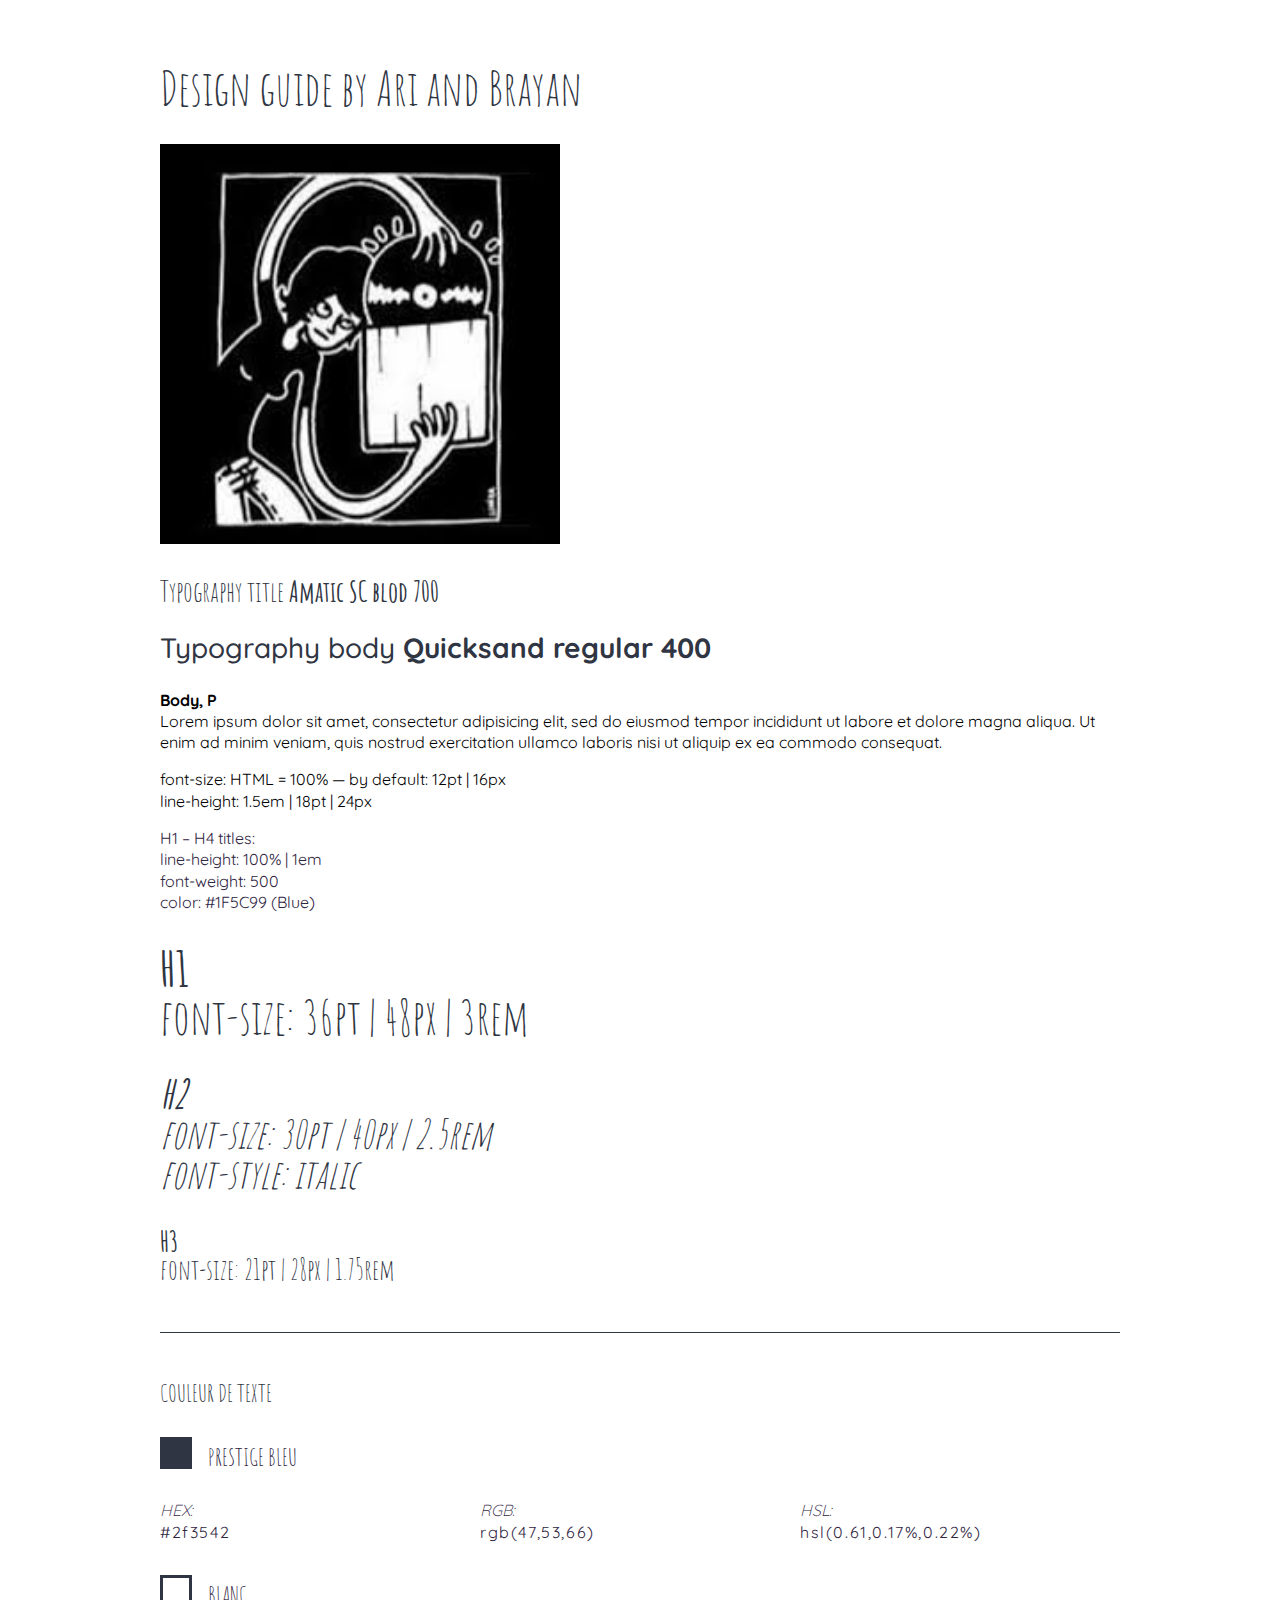
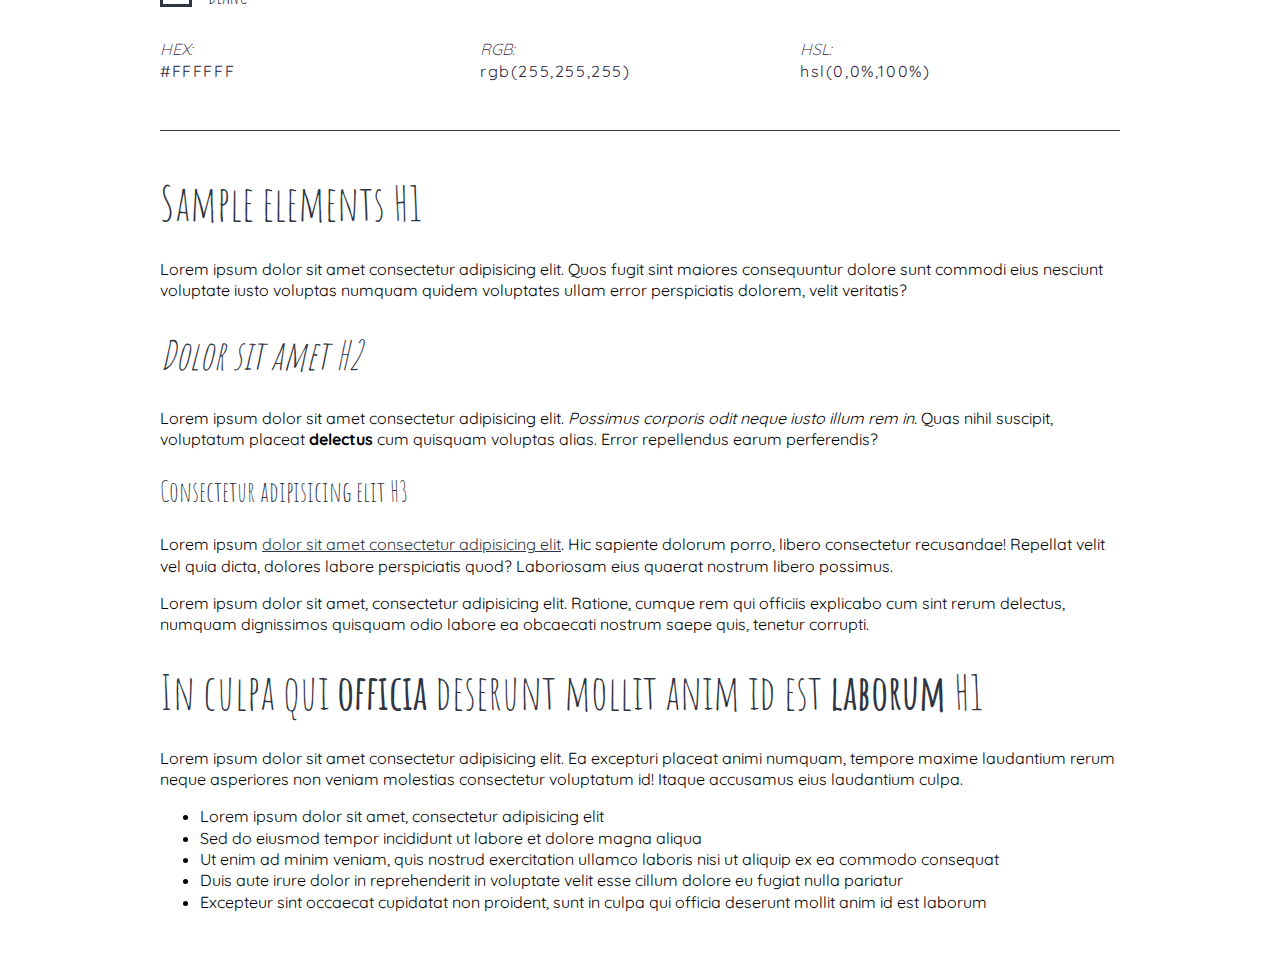
<file: design-guide.html>
<!DOCTYPE html>
<html>
  <head>
    <meta charset="utf-8" />
    <title>Design Guide and Base CSS – Simple version</title>
    <style type="text/css" media="screen">
        /*	-	-	-	-	-	-	-	-	-	-	-	-	-	-	-	-	-	*/
        /*	-	-	-	-	-	-	-	-	-	-	-	-	-	-	-	-	-	*/
        /*	TYPOGRAPHY	*/

        /*	-	-	-	-	-	-	-	-	-	-	-	-	-	-	-	-	-	*/
        /*	FONTS	*/
        @import url("https://fonts.googleapis.com/css2?family=Amatic+SC:wght@700&family=Quicksand&display=swap");
        /* @import statements need to be the _first_ items in a CSS file… */

        /* body */

        h1,
        h2,
        h3,
        h4,
        h5,
        h6 {
          font-family: "Amatic SC", cursive;
        }
        body {
          font-family: "Quicksand", sans-serif;
        }

        .Quicksand,
        *.Quicksand,
        h3.Quicksand {
          font-family: "Quicksand", sans-serif !important;
        }
        .Amatic {
           font-family: "Amatic SC", cursive !important;
        }

        /*	-	-	-	-	-	-	-	-	-	-	-	-	-	-	-	-	-	*/
        /*	FONT SIZES	*/

        /*	base default: 1rem = 16 pixels = 12pt = 96dpi */
        html {
          font-size: 100%;
        }

        body,
        p {
          font-size: 1rem;
        } /* 16px | 12pt */

        h1 {
          font-size: 3rem;
        } /* 48px | 36pt */
        h2 {
          font-size: 2.5rem;
        } /* 40px | 30pt */
        h3 {
          font-size: 1.75rem;
        } /* 28px | 21pt */
        h4 {
          font-size: 1.5rem;
        } /* 24px | 18pt */
        h5 {
          font-size: 1.25rem;
        } /* 20px | 15pt */
        h6 {
          font-size: 1rem;
        } /* 16px | 12pt */
        small,
        .small {
          font-size: 95%;
        } /* 13.6px | 10.2pt */
        /* standard default ~= 0.8em = ~13px = ~10pt */

        /*	-	-	-	-	-	-	-	-	-	-	-	-	-	-	-	-	-	*/
        /*	FONT-STYLE	*/

        h2 {
          font-style: italic;
        }

        /*	-	-	-	-	-	-	-	-	-	-	-	-	-	-	-	-	-	*/
        /*	FONT WEIGHTS	*/

        /* CSS Font Weights
          100 (ultralight) – 900 (extrabold)
          400 = normal
          700 = bold
        */

        h1,
        h2,
        h3,
        h4,
        h5,
        h6 {
          font-weight: 500;
        }

        /*	-	-	-	-	-	-	-	-	-	-	-	-	-	-	-	-	-	*/
        /*	LINE HEIGHT	*/

        /*	we're using _em_ for line height,
          so it's proportional to the _text size_ …	*/

        body,
        p {
          line-height: 1.33em;
        }

        h1,
        h2,
        h3,
        h4 {
          line-height: 1em;
        }

        .small {
          line-height: 1.5em;
        }

        /*	-	-	-	-	-	-	-	-	-	-	-	-	-	-	-	-	-	*/
        /*	LETTER-SPACING	*/

        .small {
          letter-spacing: 0.025em;
        }

        /*	-	-	-	-	-	-	-	-	-	-	-	-	-	-	-	-	-	*/
        /*	-	-	-	-	-	-	-	-	-	-	-	-	-	-	-	-	-	*/
        /*	COLOR */

        /*	-	-	-	-	-	-	-	-	-	-	-	-	-	-	-	-	-	*/
        /*	Blue
          Hex:	#1F5C99
          RGB:	31  92  153
          HSB:	210°  80%  60%
          CMYK:	93%  68%  13%  1%
          Lab:	38  -2  -40
        */
        .blue,
        .blue * {
          color: #2f2542;
        }

        /*	COLOR	*/

        body {
        }

        h1,
        h2,
        h3,
        h4 {
          color: #2f3542;
        }

        a:link,
        a:visited,
        a:hover,
        a:active {
          color: #2f3542;
        }

        /*	-	-	-	-	-	-	-	-	-	-	-	-	-	-	-	-	-	*/
        /*	-	-	-	-	-	-	-	-	-	-	-	-	-	-	-	-	-	*/
        /*	STYLING ELEMENTS	*/

        /*	LINKS	*/
        a:link,
        a:visited,
        a:hover,
        a:active {
        }
        a:link {
        }
        a:visited {
        }
        a:hover {
          background-color: rgba(31, 92, 153, 0.1);
        }
        a:active {
        }

        /*	-	-	-	-	-	-	-	-	-	-	-	-	-	-	-	-	-	*/
        /*	-	-	-	-	-	-	-	-	-	-	-	-	-	-	-	-	-	*/

        /*
          If you want to use variables:
          first, define them in a root selector:
            :root {
              --aVar: #F1357A;
            }
          Then you can use them in elements:
            h1 {
              background-color: var(--aVar);
            }
          https://developer.mozilla.org/en-US/docs/Web/CSS/Using_CSS_custom_properties
          https://caniuse.com/?search=CSS%20custom%20properties
        */
    </style>
  </head>

  <body>
    <!--	-	-	-	-	-	-	-	-	-	-	-	-	-	-	-	-	-->
    <!--	DESIGN GUIDE DOCUMENTATION	-->

    <section id="Documentation">
      <h1>Design guide by Ari and Brayan</h1>

      <img src="img/logo_dab.jpg" id="heroImg" />

      <h3>Typography title <strong>Amatic SC blod 700</strong></h3>
      <h3 class="Quicksand">
        Typography body <strong>Quicksand regular 400</strong>
      </h3>

      <p>
        <strong>Body, P</strong> <br />Lorem ipsum dolor sit amet, consectetur
        adipisicing elit, sed do eiusmod tempor incididunt ut labore et dolore
        magna aliqua. Ut enim ad minim veniam, quis nostrud exercitation ullamco
        laboris nisi ut aliquip ex ea commodo consequat.
      </p>

      <p>
        font-size: HTML = 100% &mdash; by default: 12pt | 16px
        <br />line-height: 1.5em | 18pt | 24px
      </p>
      <p class="blue">
        H1 – H4 titles: <br />line-height: 100% | 1em <br />font-weight: 500
        <br />color: #1F5C99 (Blue)
      </p>

      <h1><strong>H1</strong> <br />font-size: 36pt | 48px | 3rem</h1>

      <h2>
        <strong>H2</strong> <br />font-size: 30pt | 40px | 2.5rem
        <br />font-style: italic
      </h2>

      <h3><strong>H3</strong> <br />font-size: 21pt | 28px | 1.75rem</h3>
    </section>
    <!-- #Documentation -->

    <hr />

    <section id="Colors">
      <h4>COULEUR DE TEXTE</h4>

      <div class="colorInfo blue">
        <h4><span class="swatch">&nbsp;</span>PRESTIGE BLEU</h4>

        <dl>
          <dd>#2f3542</dd>
          <dt>HEX</dt>

          <dd>rgb(47,53,66)</dd>
          <dt>RGB</dt>

          <dt>HSL</dt>
          <dd>hsl(0.61,0.17%,0.22%)</dd>
        </dl>
        <h4><span class="swatch1">&nbsp;</span>BLANC</h4>
        <dl>
          <dt>HEX</dt>
          <dd>#FFFFFF</dd>
          <dt>RGB</dt>
          <dd>rgb(255,255,255)</dd>
          <dt>HSL</dt>
          <dd>hsl(0,0%,100%)</dd>
        </dl>
      </div>
    </section>
    <!-- #Colors -->

    <hr />

    <!--	-	-	-	-	-	-	-	-	-	-	-	-	-	-	-	-	-->
    <!--	SAMPLE ELEMENTS – for testing	-->

    <section id="Sample">
      <h1>Sample elements H1</h1>

      <p>
        Lorem ipsum dolor sit amet consectetur adipisicing elit. Quos fugit sint
        maiores consequuntur dolore sunt commodi eius nesciunt voluptate iusto
        voluptas numquam quidem voluptates ullam error perspiciatis dolorem,
        velit veritatis?
      </p>

      <h2>Dolor sit amet H2</h2>

      <p>
        Lorem ipsum dolor sit amet consectetur adipisicing elit.
        <em>Possimus corporis odit neque iusto illum rem in.</em> Quas nihil
        suscipit, voluptatum placeat <strong>delectus</strong> cum quisquam
        voluptas alias. Error repellendus earum perferendis?
      </p>

      <h3>Consectetur adipisicing elit H3</h3>

      <p>
        Lorem ipsum <a href="#">dolor sit amet consectetur adipisicing elit</a>.
        Hic sapiente dolorum porro, libero consectetur recusandae! Repellat
        velit vel quia dicta, dolores labore perspiciatis quod? Laboriosam eius
        quaerat nostrum libero possimus.
      </p>

      <p>
        Lorem ipsum dolor sit amet, consectetur adipisicing elit. Ratione,
        cumque rem qui officiis explicabo cum sint rerum delectus, numquam
        dignissimos quisquam odio labore ea obcaecati nostrum saepe quis,
        tenetur corrupti.
      </p>

      <h1>
        In culpa qui <b>officia</b> deserunt mollit anim id est
        <b>laborum</b> H1
      </h1>

      <p>
        Lorem ipsum dolor sit amet consectetur adipisicing elit. Ea excepturi
        placeat animi numquam, tempore maxime laudantium rerum neque asperiores
        non veniam molestias consectetur voluptatum id! Itaque accusamus eius
        laudantium culpa.
      </p>

      <ul>
        <li>Lorem ipsum dolor sit amet, consectetur adipisicing elit</li>
        <li>
          Sed do eiusmod tempor incididunt ut labore et dolore magna aliqua
        </li>
        <li>
          Ut enim ad minim veniam, quis nostrud exercitation ullamco laboris
          nisi ut aliquip ex ea commodo consequat
        </li>
        <li>
          Duis aute irure dolor in reprehenderit in voluptate velit esse cillum
          dolore eu fugiat nulla pariatur
        </li>
        <li>
          Excepteur sint occaecat cupidatat non proident, sunt in culpa qui
          officia deserunt mollit anim id est laborum
        </li>
      </ul>
    </section>
    <!-- #Sample -->
  </body>
</html>

<!--	-	-	-	-	-	-	-	-	-	-	-	-	-	-	-	-	-->
<!--	PAGE LAYOUT AND DESIGN FOR THIS DESIGN GUIDE DOCUMENT ONLY		-->

<style>
  body {
    /* At a root font size of 16px
		   a full 960px page = 60rem.
		   (960/16=60) */
    width: 60rem;
    margin: auto;
    padding: 2rem;
  }

  hr {
    border: none;
    border-top: 1px solid #2f3542;
    margin-top: 3rem;
    margin-bottom: 3rem;
  }
  img {
    width: 100%;
  }

  .colorInfo {
  }

  .colorInfo dl {
    display: grid;
    grid-auto-columns: 1fr;
    grid-auto-flow: row;
  }

  .colorInfo dt {
    grid-row: 1;
    font-weight: 300;
    font-style: italic;
  }

  .colorInfo dt,
  .colorInfo dd {
    margin: 0;
  }

  .colorInfo dt::after {
    content: ": ";
  }
  .colorInfo dd {
    letter-spacing: 0.1em;
  }

  .swatch {
    width: 2rem;
    height: 2rem;
    display: inline-block;
    vertical-align: bottom;
    margin-right: 1rem;
  }
  .swatch1 {
    width: 1.65rem;
    height: 1.65rem;
    display: inline-block;
    vertical-align: bottom;
    margin-right: 1rem;
    border-color: #2f3542;
    border-style: solid;
  }
  .blue .swatch {
    background-color: #2f3542;
  }
  .blue .swatch1 {
    background-color: white;
  }

  #heroImg {
    width: 400px;
  }
</style>
</file>
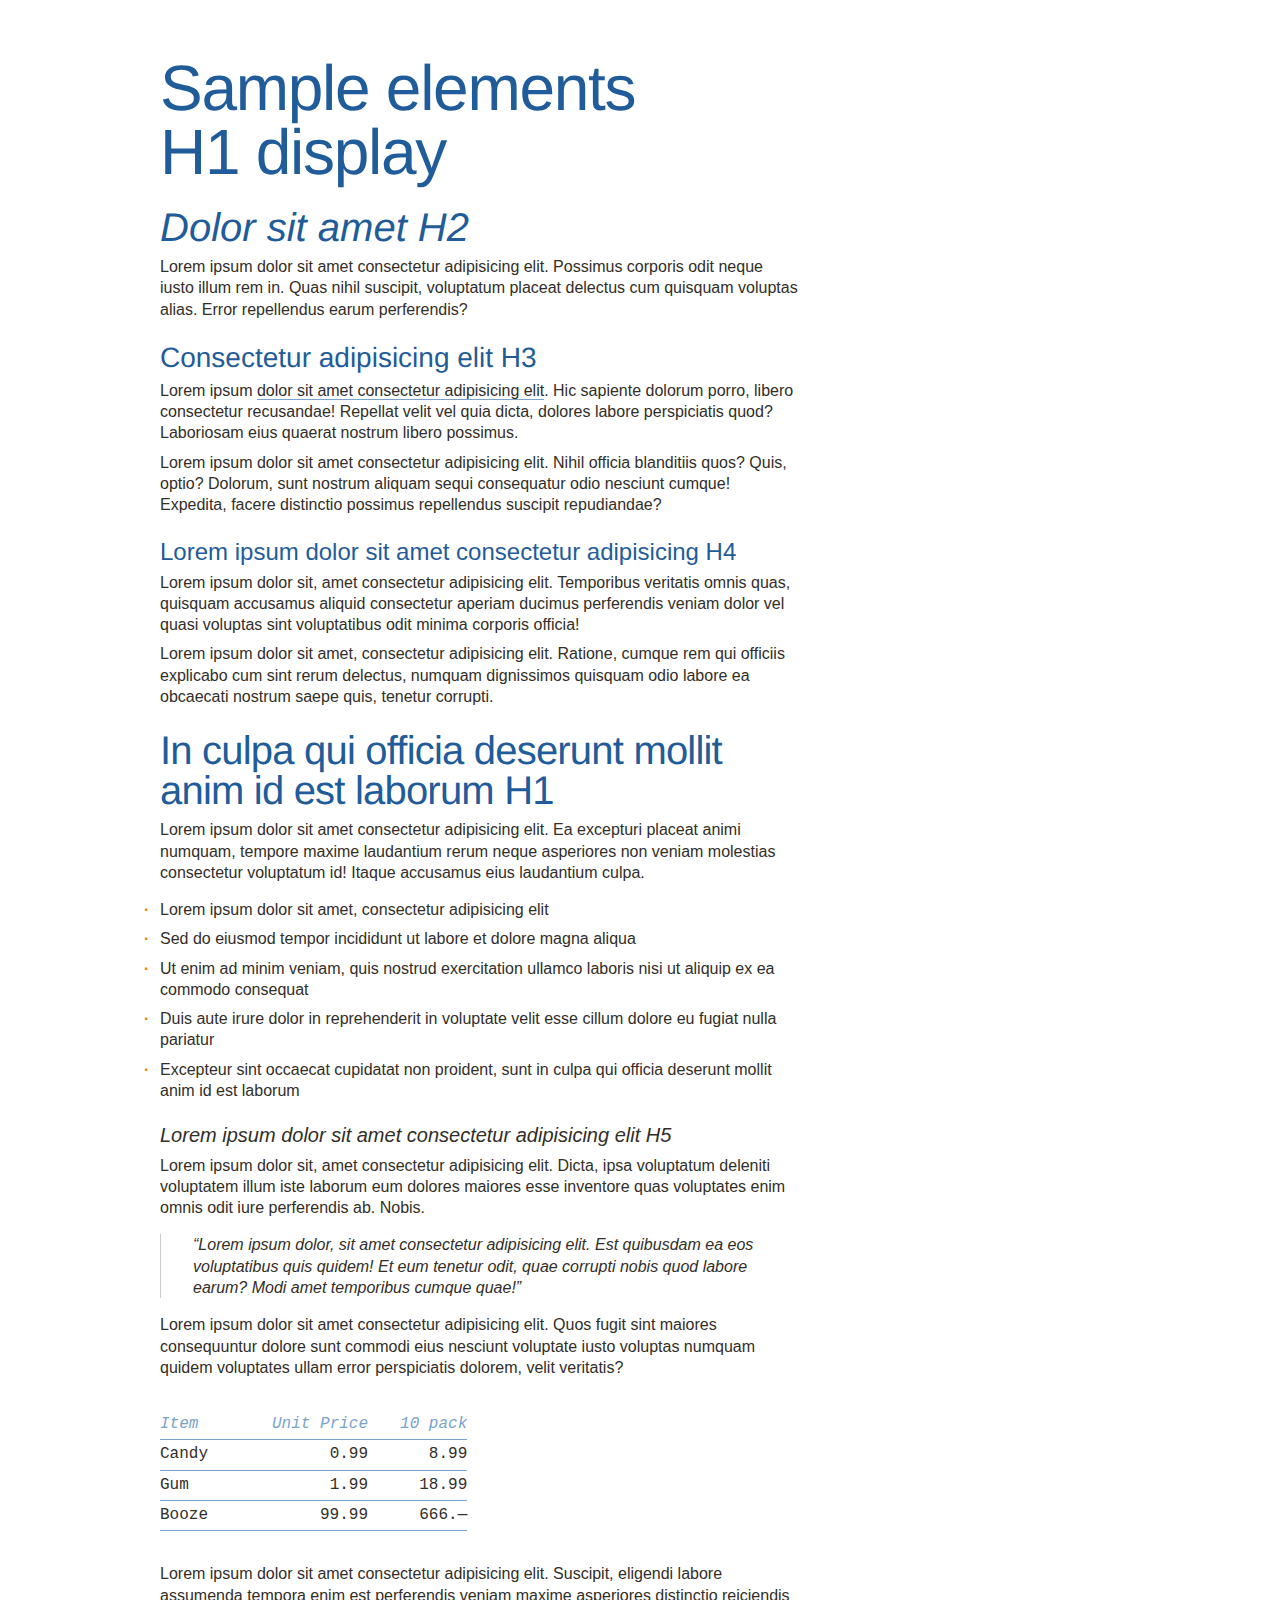
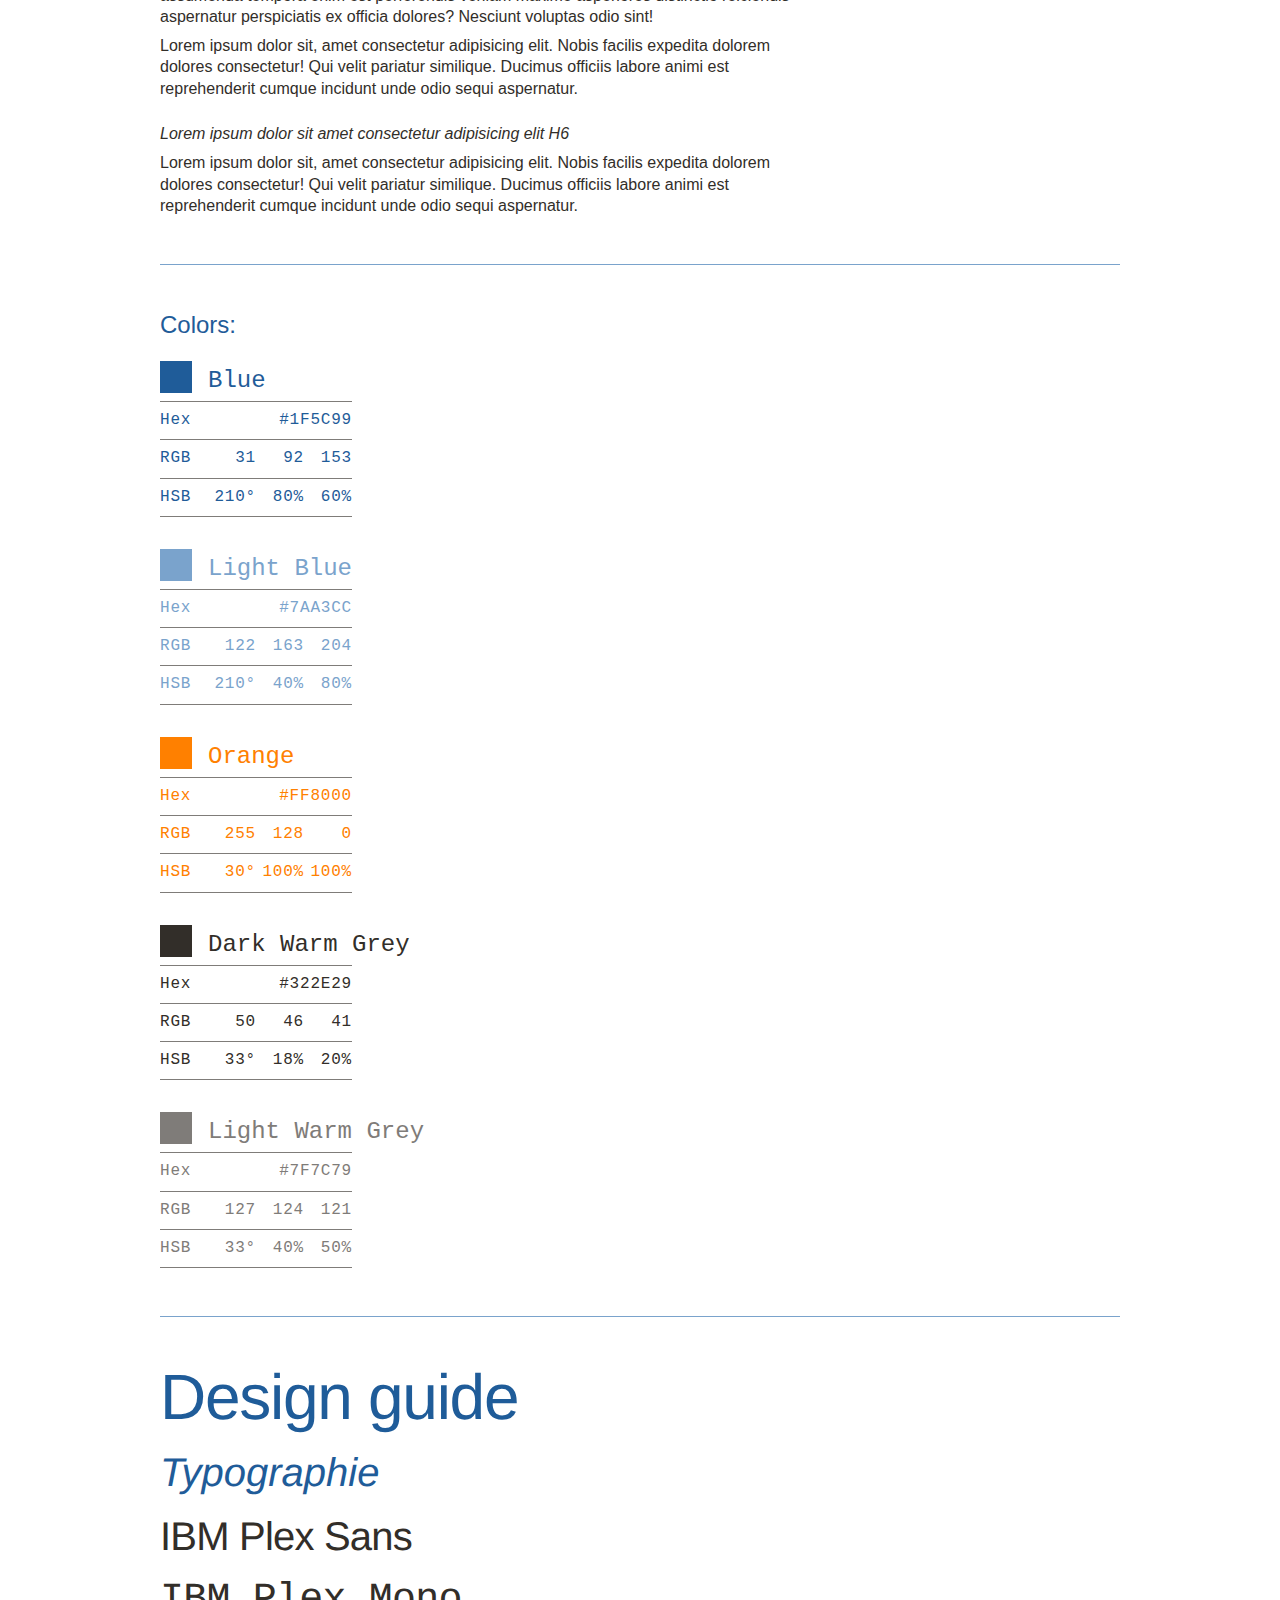
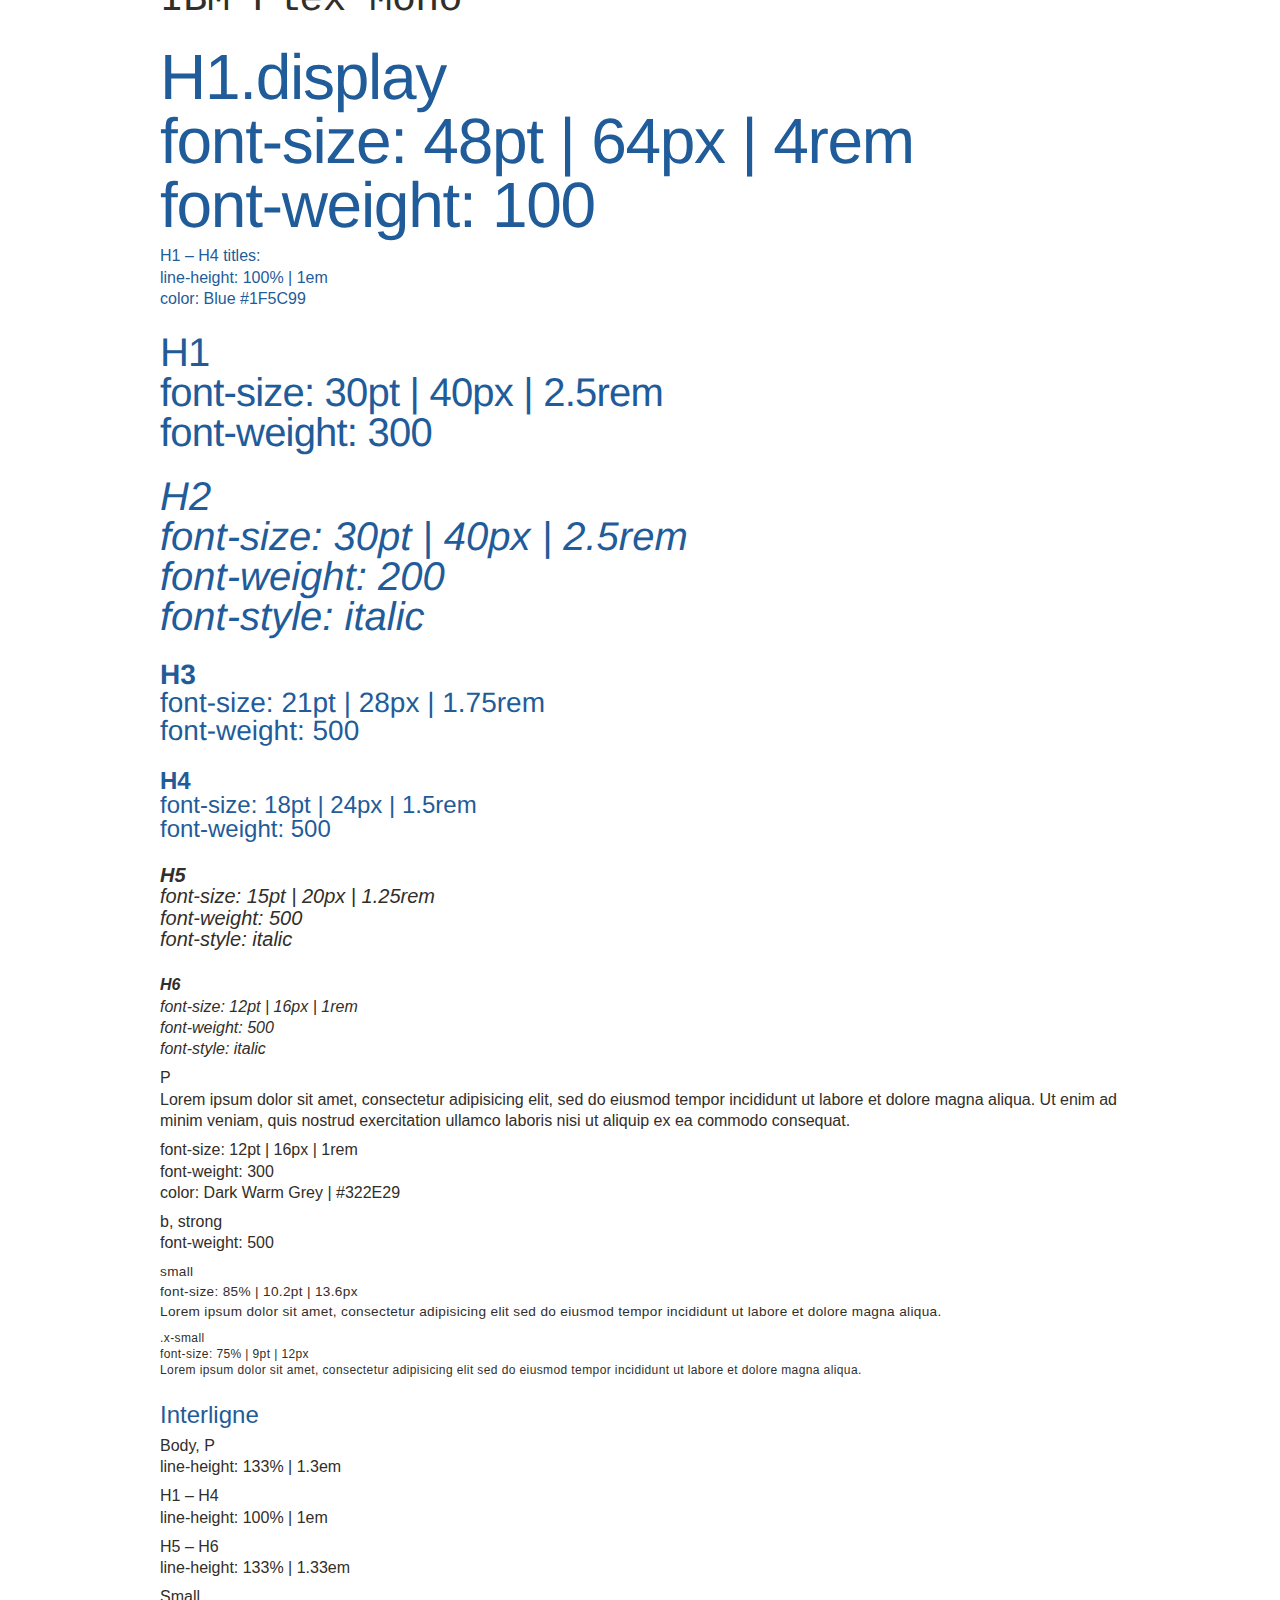
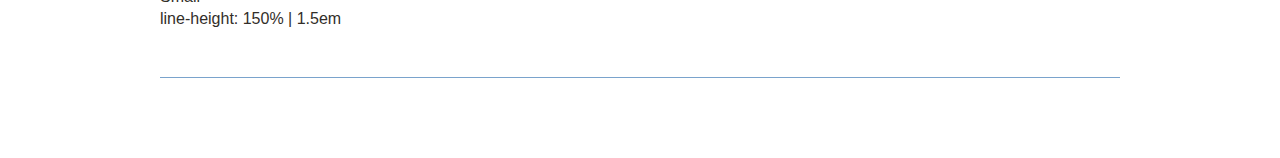
<file: stylguide/design-guide.html>
<!DOCTYPE html>
<html>
	<head>
	<meta charset="utf-8">
	<title>Design Guide and Base CSS</title>
	<style type="text/css" media="screen">




/*	-	-	-	-	-	-	-	-	-	-	-	-	-	-	-	-	-	*/
/*	-	-	-	-	-	-	-	-	-	-	-	-	-	-	-	-	-	*/
/*	CSS RESET */

	/* http://meyerweb.com/eric/tools/css/reset/ 
	   v2.0 | 20110126
	   License: none (public domain)
	*/
	html, body, div, span, applet, object, iframe,
	h1, h2, h3, h4, h5, h6, p, blockquote, pre,
	a, abbr, acronym, address, big, cite, code,
	del, dfn, em, img, ins, kbd, q, s, samp,
	small, strike, strong, sub, sup, tt, var,
	b, u, i, center,
	dl, dt, dd, ol, ul, li,
	fieldset, form, label, legend,
	table, caption, tbody, tfoot, thead, tr, th, td,
	article, aside, canvas, details, embed, 
	figure, figcaption, footer, header, hgroup, 
	menu, nav, output, ruby, section, summary,
	time, mark, audio, video {
		margin: 0;
		padding: 0;
		border: 0;
		font-size: 100%;
		font: inherit;
		vertical-align: baseline;
	}
	/* HTML5 display-role reset for older browsers */
	article, aside, details, figcaption, figure, 
	footer, header, hgroup, menu, nav, section {
		display: block;
	}
	body {
		line-height: 1;
	}
	ol, ul {
		list-style: none;
	}
	blockquote, q {
		quotes: none;
	}
	blockquote:before, blockquote:after,
	q:before, q:after {
		content: '';
		content: none;
	}
	table {
		border-collapse: collapse;
		border-spacing: 0;
	}








/*	-	-	-	-	-	-	-	-	-	-	-	-	-	-	-	-	-	*/
/*	-	-	-	-	-	-	-	-	-	-	-	-	-	-	-	-	-	*/
/*	TYPOGRAPHY	*/




/*	-	-	-	-	-	-	-	-	-	-	-	-	-	-	-	-	-	*/
/*	FONTS	*/

	@import url('https://fonts.googleapis.com/css?family=IBM+Plex+Sans:100,100i,200,200i,300,300i,400,400i,500,500i,600,600i,700,700i&display=swap');
	@import url('https://fonts.googleapis.com/css?family=IBM+Plex+Mono:100,100i,200,200i,300,300i,400,400i,500,500i,600,600i,700,700i&display=swap');
	/* @import statements need to be the _first_ items in a CSS file… */


	/* body */
	body { font-family: 'IBM Plex Sans', sans-serif; }

	/* titles */
	h1, h2, h3, h4 { font-family: 'IBM Plex Sans', sans-serif; }

	/* data */
	table, table * { font-family: 'IBM Plex Mono', monospace; }

	/* quotes, lists */
	blockquote { font-family: 'IBM Plex Sans', sans-serif; }
	ul, li { font-family: 'IBM Plex Sans', sans-serif; }




/*	-	-	-	-	-	-	-	-	-	-	-	-	-	-	-	-	-	*/
/*	FONT SIZES	*/

	/*	base default: 1rem = 16 pixels = 12pt = 96dpi */
	html { font-size: 100%; }

	/*	HTML CSS Defaults https://www.w3.org/TR/CSS2/sample.html
		(There is no single universal default, browsers have different default values.)
		h1: 2em
		h2: 1.5em
		h3: 1.17em
		h4: 1em
		h5: 0.83em

		Bootstrap defaults:
		h1: 2.50rem
		h2: 2.00rem
		h3: 1.75rem
		h4: 1.50rem
		h5: 1.25rem
		h6: 1.00rem
	*/
	/*	Conversion:
		rem × 16 = px
		rem × 12 = pt
		px × 0.75 = pt
		pt × 1.33 = px
	*/

	h1 { font-size: 2.50rem; }	/* 40px | 30pt */
	h2 { font-size: 2.50rem; }	/* 40px | 30pt */
	h3 { font-size: 1.75rem; }	/* 28px | 21pt */
	h4 { font-size: 1.50rem; }	/* 24px | 18pt */
	h5 { font-size: 1.25rem; }	/* 20px | 15pt */
	h6 { font-size: 1.00rem; }	/* 16px | 12pt */

	h1.display { font-size: 4rem; }	/* 64px | 48pt */

	small, .small { font-size: 85%; }	/* 13.6px | 10.2pt */
	/* standard default ~= 0.8em = ~13px = ~10pt */

	small small,
	.x-small,
	.small .small {
		font-size: 75%;	/* 12px | 9pt */
	}




/*	-	-	-	-	-	-	-	-	-	-	-	-	-	-	-	-	-	*/
/*	FONT-STYLE	*/

	h2, h5, h6 { font-style: italic; }




/*	-	-	-	-	-	-	-	-	-	-	-	-	-	-	-	-	-	*/
/*	FONT WEIGHTS	*/

	/* CSS Font Weights
		100 (ultralight) – 900 (extrabold)
		400 = normal
		700 = bold
	*/

	  body, p { font-weight: 300; }
	b, strong { font-weight: 500 !important; }


	h1 { font-weight: 300; }
	h2 { font-weight: 200; }

	h1 b, h1 strong { font-weight: 500 !important; }
	h2 b, h2 strong { font-weight: 400 !important; }


	h3, h4, h5, h6 { font-weight: 500; }

	h3 b, h3 strong,
	h4 b, h4 strong,
	h5 b, h5 strong,
	h6 b, h6 strong {
		font-weight: 700 !important;
	}

	h1.display { font-weight: 100; }

	ul, li { font-weight: 400; }




/*	-	-	-	-	-	-	-	-	-	-	-	-	-	-	-	-	-	*/
/*	LINE HEIGHT	*/

	/*	we're using _em_ for line height, 
		so it's proportional to the _text size_ …	*/
	   body { line-height: 1.33em; }
	      p { line-height: 1.33em; }
	     h1 { line-height: 1em;    }
	     h2 { line-height: 1em;    }
	     h3 { line-height: 1em;    }
	     h4 { line-height: 1em;    }
	 .small { line-height: 1.5em;  }




/*	-	-	-	-	-	-	-	-	-	-	-	-	-	-	-	-	-	*/
/*	LETTER-SPACING	*/

	h1 { letter-spacing: -0.02em; }

	.small { letter-spacing: 0.025em; }

	small small,
	.x-small,
	.small .small {
		letter-spacing: 0.033em;
	}



/*	-	-	-	-	-	-	-	-	-	-	-	-	-	-	-	-	-	*/
/*	MICROTYPOGRAPHY AND RENDERING*/

	/* better typography, but can be slow…
	https://css-tricks.com/almanac/properties/t/text-rendering/
	https://developer.mozilla.org/fr/docs/Web/CSS/text-rendering */
	      body { text-rendering: optimizeLegibility; }
	h1, h2, h3 { text-rendering: geometricPrecision; }








/*	-	-	-	-	-	-	-	-	-	-	-	-	-	-	-	-	-	*/
/*	-	-	-	-	-	-	-	-	-	-	-	-	-	-	-	-	-	*/
/*	MARGINS */

	/* standard default:	h1 { margin-top: 0.67em;  margin-bottom: 0.67em; }	*/
	/* standard default:	h2 { margin-top: 0.83em;  margin-bottom: 0.83em; }	*/
	/* standard default:	h3 { margin-top: 1.00em;  margin-bottom: 1.00em; }	*/
	/* standard default:	h4 { margin-top: 1.33em;  margin-bottom: 1.33em; }	*/
	/* standard default:	h5 { margin-top: 1.67em;  margin-bottom: 1.67em; }	*/
	/* standard default:	h6 { margin-top: 2.33em;  margin-bottom: 2.33em; }	*/
	/* standard default:	 p { margin-top: 1.00em;  margin-bottom: 1.00em; }	*/

	h1, h2, h3, h4, h5, h6, p,
	img, object, iframe, figure, figcaption, video, embed, canvas
	blockquote, pre,
	dl, ol, ul, table{
		   margin-top: 0.5rem;
		margin-bottom: 0.5rem;
	}

	ul, ol,
	blockquote, pre, table, dl {
		   margin-top: 1rem;
		margin-bottom: 1rem;
	}

	h1, h2, h3, h4, h5, h6 {
		margin-top: 1.5rem;
	}
	
	h1 { }
	h2 { }
	h3 { }
	h4 { }
	h5 { }
	h6 { }
	 p { }

	p + p { }

	h1 + p { }
	h2 + p { }
	h3 + p { }
	h4 + p { }
	h5 + p { }
	h6 + p { }

	p + h1 { }
	p + h2 { }
	p + h3 { }
	p + h4 { }
	p + h5 { }
	p + h6 { }








/*	-	-	-	-	-	-	-	-	-	-	-	-	-	-	-	-	-	*/
/*	-	-	-	-	-	-	-	-	-	-	-	-	-	-	-	-	-	*/
/*	COLOR */
	
	/*
		If you want to use variables:
		first, define them in a root selector:
			:root {
				--aVar: #F1357A;
			}
		Then you can use them in elements:
			h1 {
				background-color: var(--aVar);
			}
		https://developer.mozilla.org/en-US/docs/Web/CSS/Using_CSS_custom_properties
		https://caniuse.com/?search=CSS%20custom%20properties
	*/
	/*
		If you have *inline* SVG elments like logos or widgets that you’d like to color with CSS
		you can use the fill property
			svg .highlight { fill: #F1357A; }
	*/

/*	-	-	-	-	-	-	-	-	-	-	-	-	-	-	-	-	-	*/
/*	Blue
		Hex:	#1F5C99
		RGB:	31  92  153
		HSB:	210°  80%  60%
		CMYK:	93%  68%  13%  1%
		Lab:	38  -2  -40
	*/
	.blue, .blue * { color: #1F5C99; }

/*	-	-	-	-	-	-	-	-	-	-	-	-	-	-	-	-	-	*/
/*	Light Blue
		Hex:	#7AA3CC
		RGB:	122  163  204
		HSB:	210°  40%  80%
		CMYK:	53%  27%  6%  0%
		Lab:	65  -6  -26
	*/
	.lightBlue, .lightBlue * { color: #7AA3CC; }

/*	-	-	-	-	-	-	-	-	-	-	-	-	-	-	-	-	-	*/
/*	Orange
		Hex:	#FF8000
		RGB:	255  128  0
		HSB:	30°  100%  100%
		CMYK:	0%  62%  100%  0%
		Lab:	68  46  75
	*/
	.orange, .orange * { color: #FF8000; }

/*	-	-	-	-	-	-	-	-	-	-	-	-	-	-	-	-	-	*/
/*	Dark Warm Grey
		Hex:	#322E29
		RGB:	50  46  41
		HSB:	33°  18%  20%
		CMYK:	64%  59%  61%  71%
		Lab:	19  1  4
	*/
	.darkWarmGrey, .darkWarmGrey * { color: #322E29; }

/*	-	-	-	-	-	-	-	-	-	-	-	-	-	-	-	-	-	*/
/*	Light Warm Grey
		Hex:	#7F7C79
		RGB:	127  124  121
		HSB:	33°  5%  50%
		CMYK:	48%  40%  42%  23%
		Lab:	52  1  2
	*/
	.lightWarmGrey, .lightWarmGrey * { color: #7F7C79; }

/*	-	-	-	-	-	-	-	-	-	-	-	-	-	-	-	-	-	*/



/*	COLOR	*/

	body {
		background-color: #FFF;
		color: #322E29;
	}
	h1, h2, h3, h4 { color: #1F5C99; }








/*	-	-	-	-	-	-	-	-	-	-	-	-	-	-	-	-	-	*/
/*	-	-	-	-	-	-	-	-	-	-	-	-	-	-	-	-	-	*/
/*	STYLING ELEMENTS	*/


/*	LINKS	*/
	a:link, a:visited, a:hover, a:active {
		color: #2E2D2C;
		text-decoration: none;
		border-bottom: 1px solid #7AA3CC;
	}
	a:link { }
	a:visited { }
	a:hover {
		background-color: rgba(122, 163, 204, 0.25);
		border-bottom-color: #FF8000; }
	a:active { }




/*	LISTS	*/
	ul {
		list-style-type: none;
	}

	ul li {
		margin-bottom: 0.5rem;
		text-indent: -0.5rem;
	}
		li:before {
			font-weight: 900;
			content: "·";
			color: #FF8000;
			display: inline-block;
			width: 0.5rem;
	}




/*	QUOTES	*/
	blockquote {
		margin-left: 0;
		padding-left: 2rem;
		padding-right: 2rem;
		border-left: 1px solid #CCC;
		font-style: italic;
	}




/*	TABLES	*/
	table {
		border-collapse: collapse;
		   margin-top: 2em;
		margin-bottom: 2em;
	}

	th, td {
		   padding-top: 0.25em;
		padding-bottom: 0.25em;
	}

	table, tr, td { border: none; }
	th, td { border-bottom: 1px solid #7AA3CC; }

	th { font-style: italic; font-weight: 300; color: #7AA3CC; }

	th, td {
		text-align: right;
		padding-left: 2em;
		padding-right: 0;
	}
	td:first-of-type,
	th:first-of-type {
		text-align: left;
		padding-left: 0;
		padding-right: 2em;
	}



/*	-	-	-	-	-	-	-	-	-	-	-	-	-	-	-	-	-	*/
/*	-	-	-	-	-	-	-	-	-	-	-	-	-	-	-	-	-	*/

	</style>
	</head>

	<body>




<!--	-	-	-	-	-	-	-	-	-	-	-	-	-	-	-	-	-->
<!--	SAMPLE ELEMENTS – for testing	-->

		<section id="Sample">

			<h1 class="display">Sample elements <br>H1 display</h1>
			<h2>Dolor sit amet H2</h2>
			<p>Lorem ipsum dolor sit amet consectetur adipisicing elit. Possimus corporis odit neque iusto illum rem in. Quas nihil suscipit, voluptatum placeat delectus cum quisquam voluptas alias. Error repellendus earum perferendis?</p>
			<h3>Consectetur adipisicing elit H3</h3>
			<p>Lorem ipsum <a href="#">dolor sit amet consectetur adipisicing elit</a>. Hic sapiente dolorum porro, libero consectetur recusandae! Repellat velit vel quia dicta, dolores labore perspiciatis quod? Laboriosam eius quaerat nostrum libero possimus.</p>
			<p>Lorem ipsum dolor sit amet consectetur adipisicing elit. Nihil officia blanditiis quos? Quis, optio? Dolorum, sunt nostrum aliquam sequi consequatur odio nesciunt cumque! Expedita, facere distinctio possimus repellendus suscipit repudiandae?</p>
			<h4>Lorem ipsum dolor sit amet consectetur adipisicing H4</h4>
			<p>Lorem ipsum dolor sit, amet consectetur adipisicing elit. Temporibus veritatis omnis quas, quisquam accusamus aliquid consectetur aperiam ducimus perferendis veniam dolor vel quasi voluptas sint voluptatibus odit minima corporis officia!</p>
			<p>Lorem ipsum dolor sit amet, consectetur adipisicing elit. Ratione, cumque rem qui officiis explicabo cum sint rerum delectus, numquam dignissimos quisquam odio labore ea obcaecati nostrum saepe quis, tenetur corrupti.</p>
			<h1>In culpa qui <b>officia</b> deserunt mollit anim id est <b>laborum</b> H1</h1>
			<p>Lorem ipsum dolor sit amet consectetur adipisicing elit. Ea excepturi placeat animi numquam, tempore maxime laudantium rerum neque asperiores non veniam molestias consectetur voluptatum id! Itaque accusamus eius laudantium culpa.</p>

			<ul>
				<li>Lorem ipsum dolor sit amet, consectetur adipisicing elit</li>
				<li>Sed do eiusmod tempor incididunt ut labore et dolore magna aliqua</li>
				<li>Ut enim ad minim veniam, quis nostrud exercitation ullamco laboris nisi ut aliquip ex ea commodo consequat</li>
				<li>Duis aute irure dolor in reprehenderit in voluptate velit esse cillum dolore eu fugiat nulla pariatur</li>
				<li>Excepteur sint occaecat cupidatat non proident, sunt in culpa qui officia deserunt mollit anim id est laborum</li>
			</ul>

			<h5>Lorem ipsum dolor sit amet consectetur adipisicing elit H5</h5>
			<p>Lorem ipsum dolor sit, amet consectetur adipisicing elit. Dicta, ipsa voluptatum deleniti voluptatem illum iste laborum eum dolores maiores esse inventore quas voluptates enim omnis odit iure perferendis ab. Nobis.</p>

			<blockquote>“Lorem ipsum dolor, sit amet consectetur adipisicing elit. Est quibusdam ea eos voluptatibus quis quidem! Et eum tenetur odit, quae corrupti nobis quod labore earum? Modi amet temporibus cumque quae!”</blockquote>

			<p>Lorem ipsum dolor sit amet consectetur adipisicing elit. Quos fugit sint maiores consequuntur dolore sunt commodi eius nesciunt voluptate iusto voluptas numquam quidem voluptates ullam error perspiciatis dolorem, velit veritatis?</p>

			<table>
				<thead>
					<tr>
						<th>Item</th>
						<th>Unit Price</th>
						<th>10 pack</th>
					</tr>
				</thead>
				<tbody>
					<tr>
						<td>Candy</td>
						<td>0.99</td>
						<td>8.99</td>
					</tr>
					<tr>
						<td>Gum</td>
						<td>1.99</td>
						<td>18.99</td>
					</tr>
					<tr>
						<td>Booze</td>
						<td>99.99</td>
						<td>666.&mdash;</td>
					</tr>
				</tbody>
			</table>

			<p>Lorem ipsum dolor sit amet consectetur adipisicing elit. Suscipit, eligendi labore assumenda tempora enim est perferendis veniam maxime asperiores distinctio reiciendis aspernatur perspiciatis ex officia dolores? Nesciunt voluptas odio sint!</p>
			<p>Lorem ipsum dolor sit, amet consectetur adipisicing elit. Nobis facilis expedita dolorem dolores consectetur! Qui velit pariatur similique. Ducimus officiis labore animi est reprehenderit cumque incidunt unde odio sequi aspernatur.</p>
			<h6>Lorem ipsum dolor sit amet consectetur adipisicing elit H6</h6>
			<p>Lorem ipsum dolor sit, amet consectetur adipisicing elit. Nobis facilis expedita dolorem dolores consectetur! Qui velit pariatur similique. Ducimus officiis labore animi est reprehenderit cumque incidunt unde odio sequi aspernatur.</p>

		</section><!-- #Sample -->




<hr>
<!--	-	-	-	-	-	-	-	-	-	-	-	-	-	-	-	-	-->
<!--	COLOR SWATCHES – and references	-->

		<section id="Colors">

			<h4>Colors:</h4>

			<div class="colorInfo blue">
				<h4><span class="swatch">&nbsp;</span>Blue</h4>
				<table class="blue">		<!-- .blue -->
					<tr>	<td>Hex</td>	<td colspan="4">#1F5C99</td>								</tr>
					<tr>	<td>RGB</td>	<td>31</td>		<td>92</td>		<td>153</td>				</tr>
					<tr>	<td>HSB</td>	<td>210°</td>	<td>80%</td>	<td>60%</td>				</tr>
					<!--
					<tr>	<td>CMYK</td>	<td>93%</td>	<td>68%</td>	<td>13%</td>	<td>1%</td>	</tr>
					<tr>	<td>Lab</td>	<td>38</td>		<td>-2</td>		<td>-40</td>				</tr>
					-->
				</table>
			</div>

			<div class="colorInfo lightBlue">
				<h4><span class="swatch">&nbsp;</span>Light Blue</h4>
				<table class="lightBlue">		<!-- .lightBlue -->
					<tr>	<td>Hex</td>	<td colspan="4">#7AA3CC</td>								</tr>
					<tr>	<td>RGB</td>	<td>122</td>	<td>163</td>	<td>204</td>				</tr>
					<tr>	<td>HSB</td>	<td>210°</td>	<td>40%</td>	<td>80%</td>				</tr>
					<!--
					<tr>	<td>CMYK</td>	<td>53%</td>	<td>27%</td>	<td>6%</td>		<td>0%</td>	</tr>
					<tr>	<td>Lab</td>	<td>65</td>		<td>-6</td>		<td>-26</td>				</tr>
					-->
				</table>
			</div>

			<div class="colorInfo orange">
				<h4><span class="swatch">&nbsp;</span>Orange</h4>
				<table class="orange">		<!-- .orange -->
					<tr>	<td>Hex</td>	<td colspan="4">#FF8000</td>								</tr>
					<tr>	<td>RGB</td>	<td>255</td>	<td>128</td>	<td>0</td>					</tr>
					<tr>	<td>HSB</td>	<td>30°</td>	<td>100%</td>	<td>100%</td>				</tr>
					<!--
					<tr>	<td>CMYK</td>	<td>0%</td>		<td>62%</td>	<td>100%</td>	<td>0%</td>	</tr>
					<tr>	<td>Lab</td>	<td>68</td>		<td>46</td>		<td>75</td>				</tr>
					-->
				</table>
			</div>

			<div class="colorInfo darkWarmGrey">
				<h4><span class="swatch">&nbsp;</span>Dark Warm Grey</h4>
				<table>		<!-- Dark Warm Grey -->
					<tr>	<td>Hex</td>	<td colspan="4">#322E29</td>									</tr>
					<tr>	<td>RGB</td>	<td>50</td>		<td>46</td>		<td>41</td>						</tr>
					<tr>	<td>HSB</td>	<td>33°</td>	<td>18%</td>	<td>20%</td>					</tr>
					<!--
					<tr>	<td>CMYK</td>	<td>64%</td>	<td>59%</td>	<td>61%</td>	<td>71%</td>	</tr>
					<tr>	<td>Lab</td>	<td>19</td>		<td>1</td>		<td>4</td>						</tr>
					-->
				</table>
			</div>

			<div class="colorInfo lightWarmGrey">
				<h4><span class="swatch">&nbsp;</span>Light Warm Grey</h4>
				<table>		<!-- Dark Warm Grey -->
					<tr>	<td>Hex</td>	<td colspan="4">#7F7C79</td>									</tr>
					<tr>	<td>RGB</td>	<td>127</td>	<td>124</td>	<td>121</td>						</tr>
					<tr>	<td>HSB</td>	<td>33°</td>	<td>40%</td>	<td>50%</td>					</tr>
					<!--
					<tr>	<td>CMYK</td>	<td>48%</td>	<td>40%</td>	<td>42%</td>	<td>23%</td>	</tr>
					<tr>	<td>Lab</td>	<td>52</td>		<td>1</td>		<td>2</td>						</tr>
					-->
				</table>
			</div>

		</section><!-- #Colors -->



<hr>
<!--	-	-	-	-	-	-	-	-	-	-	-	-	-	-	-	-	-->
<!--	DESIGN GUIDE DOCUMENTATION	-->

		<section id="Documentation">

			<h1 class="display">Design guide</h1>

			<h2>Typographie</h2>

			<h1 class="PlexSans	darkWarmGrey ">IBM Plex Sans</h3>
			<h1 class="PlexMono	darkWarmGrey ">IBM Plex Mono</h3>


			<h1 class="display">H1.display
				<br>font-size: 48pt | 64px | 4rem
				<br>font-weight: 100
			</h1>

			<p class="blue">H1 – H4 titles:
			<br>line-height: 100% | 1em
			<br>color: Blue #1F5C99</p>

			<h1><strong>H1</strong>
				<br>font-size: 30pt | 40px | 2.5rem
				<br>font-weight: 300
			</h1>

			<h2><strong>H2</strong>
				<br>font-size: 30pt | 40px | 2.5rem
				<br>font-weight: 200
				<br>font-style: italic
			</h2>

			<h3><strong>H3</strong>
				<br>font-size: 21pt | 28px | 1.75rem
				<br>font-weight: 500
			</h3>

			<h4><strong>H4</strong>
				<br>font-size: 18pt | 24px | 1.5rem
				<br>font-weight: 500
			</h4>

			<h5><strong>H5</strong>
				<br>font-size: 15pt | 20px | 1.25rem
				<br>font-weight: 500
				<br>font-style: italic
			</h5>

			<h6><strong>H6</strong>
				<br>font-size: 12pt | 16px | 1rem
				<br>font-weight: 500
				<br>font-style: italic
			</h6>

			<p><strong>P</strong>
			<br>Lorem ipsum dolor sit amet, consectetur adipisicing elit, sed do eiusmod tempor incididunt ut labore et dolore magna aliqua. Ut enim ad minim veniam, quis nostrud exercitation ullamco laboris nisi ut aliquip ex ea commodo consequat.</p>
			<p>font-size: 12pt | 16px | 1rem
			<br>font-weight: 300
			<br>color: Dark Warm Grey | #322E29
			<p><strong>b</strong>, <strong>strong</strong><br> font-weight: 500</p>
			<p class="small">	<strong>small</strong><br>		font-size: 85% | 10.2pt	| 13.6px	<br>Lorem ipsum dolor sit amet, consectetur adipisicing elit sed do eiusmod tempor incididunt ut labore et dolore magna aliqua.</p>
			<p class="x-small">	<strong>.x-small</strong><br>	font-size: 75% | 9pt	| 12px		<br>Lorem ipsum dolor sit amet, consectetur adipisicing elit sed do eiusmod tempor incididunt ut labore et dolore magna aliqua.</p>

			<h4>Interligne</h4>

			<p>Body, P
			<br>line-height: 133% | 1.3em</p>

			<p>H1 – H4
			<br>line-height: 100% | 1em</p>

			<p>H5 – H6
			<br>line-height: 133% | 1.33em</p>

			<p>Small
			<br>line-height: 150% | 1.5em</p>

		</section><!-- #Documentation -->

		<hr>

	</body>

</html>








<!--	-	-	-	-	-	-	-	-	-	-	-	-	-	-	-	-	-->
<!--	PAGE LAYOUT AND DESIGN FOR THIS DESIGN GUIDE DOCUMENT ONLY		-->

<style>
	body {
		/* At a root font size of 16px
		   a full 960px page = 60rem.
		   (960/16=60) */
		width: 60rem;
		margin:auto;
		padding: 2rem;
	}
	       #Sample { width: 40rem; }
	       #Colors { width: 40rem; }
	#Documentation { width: 60rem; }

	.PlexSans { font-family: 'IBM Plex Sans', sans-serif; }
	.PlexMono { font-family: 'IBM Plex Mono', monospace; }


	hr { border: none; border-top: 1px solid #7AA3CC; margin-top: 3rem; margin-bottom: 3rem; }
	img { width: 100%; }

	.colorInfo th, .colorInfo td {
		padding:0;
	}

	.colorInfo * { font-family: 'IBM Plex Mono', monospace; }
	.colorInfo table { width: auto; border-collapse: collapse; letter-spacing: 0.05em; }
	.colorInfo td { min-width: 3rem; padding-top: 0.5em; padding-bottom: 0.5em; }

	              .colorInfo td { border-bottom: 1px solid #7F7C79; }
	.colorInfo tr:first-of-type td { border-top: 1px solid #7F7C79; }

	.colorInfo h4 + table { margin-top: 0.5em; }
	.colorInfo table + h4 { margin-top: 2em; }

	.swatch { width: 2rem; height: 2rem; display: inline-block; vertical-align: bottom; margin-right: 1rem; }

	         .blue .swatch { background-color: #1F5C99; }
	    .lightBlue .swatch { background-color: #7AA3CC; }
	       .orange .swatch { background-color: #FF8000; }
	 .darkWarmGrey .swatch { background-color: #322E29; }
	.lightWarmGrey .swatch { background-color: #7F7C79; }

</style>
</file>
